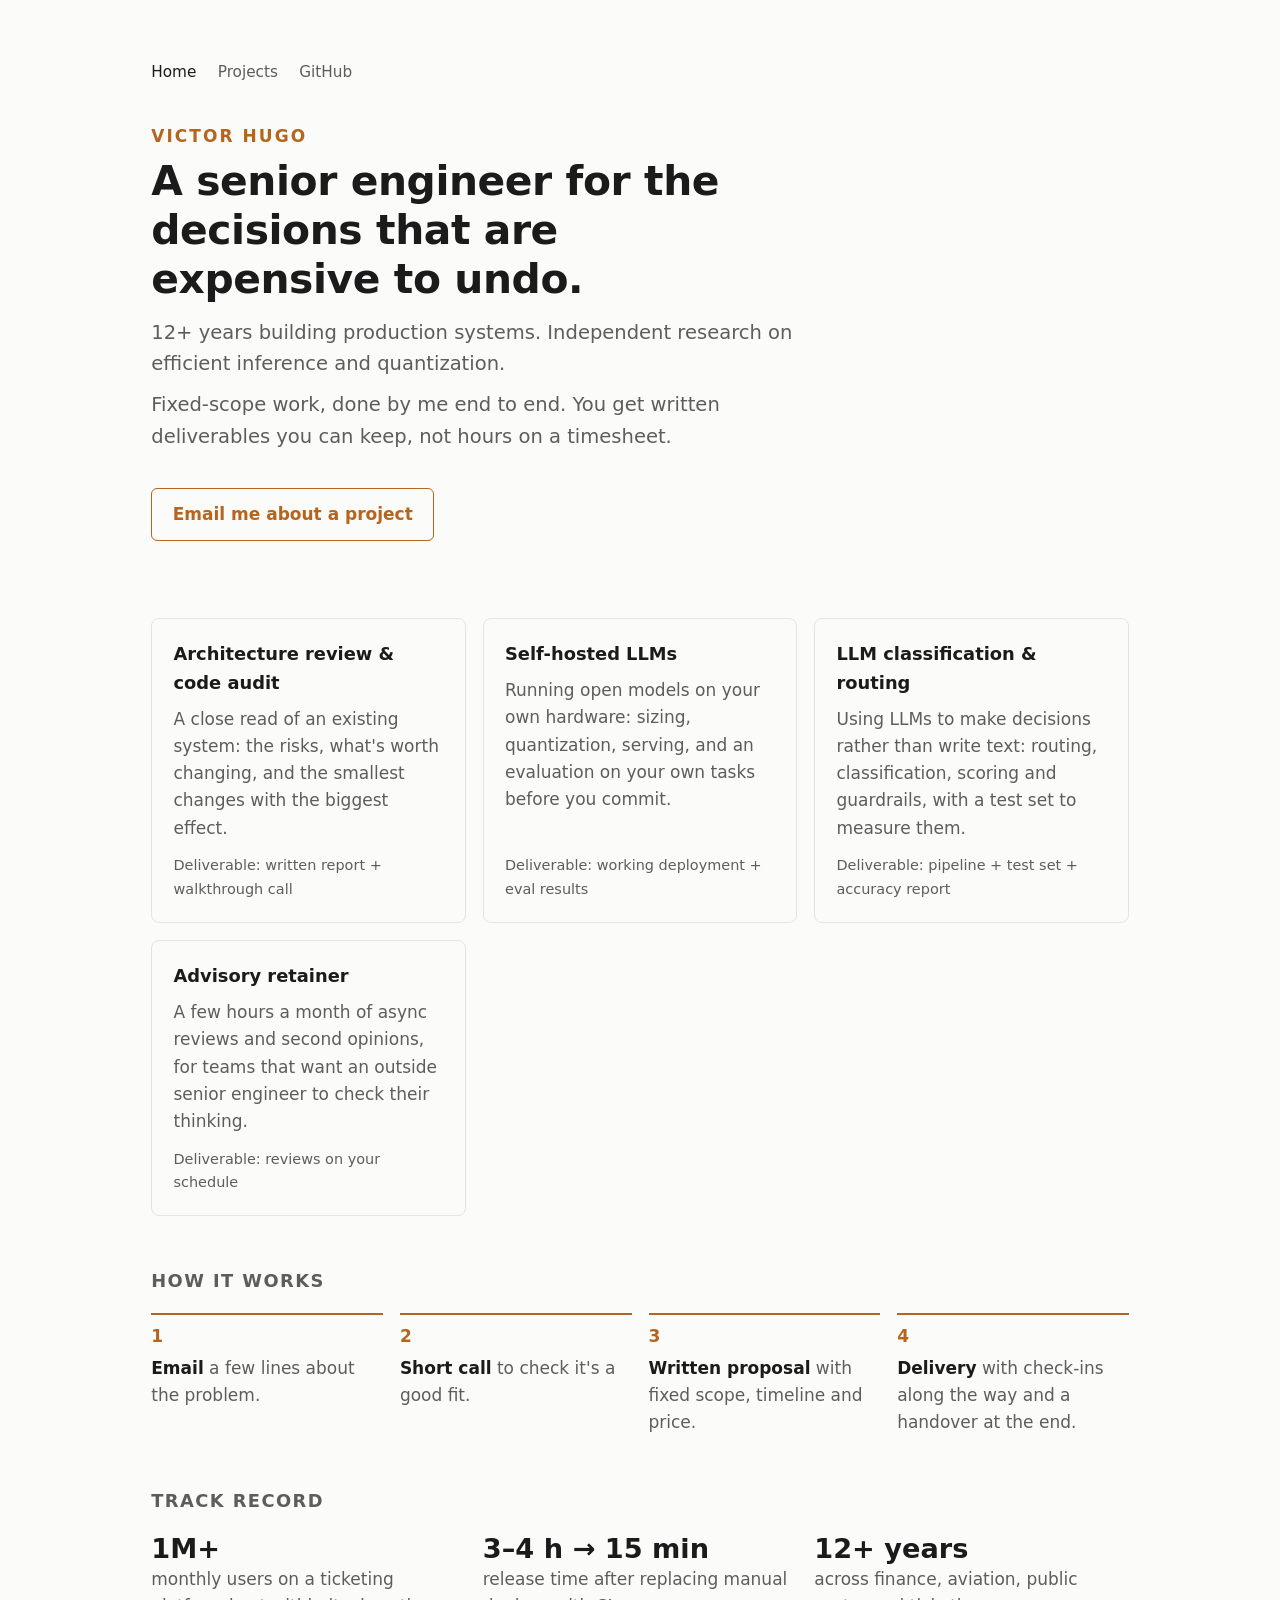
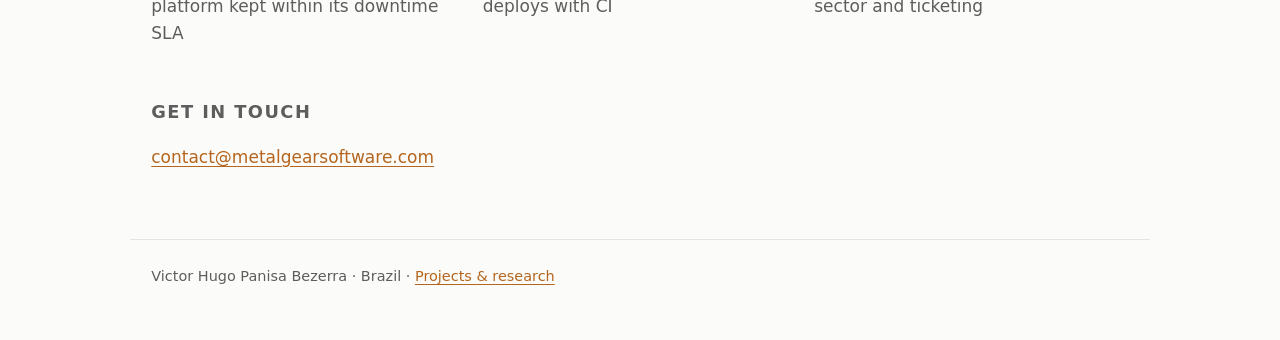
<file: index.html>
<!DOCTYPE html>
<html lang="en">
<head>
  <meta charset="utf-8">
  <meta name="viewport" content="width=device-width, initial-scale=1">
  <title>Victor Hugo — senior engineering consulting</title>
  <meta name="description" content="Architecture reviews, code audits, self-hosted LLM deployment and LLM classification pipelines. Fixed scope, done by one senior engineer.">
  <link rel="canonical" href="https://vhugo.dev/">
  <meta property="og:type" content="website">
  <meta property="og:title" content="Victor Hugo">
  <meta property="og:description" content="Software engineer, 12+ years building production systems. Independent research on efficient inference and quantization.">
  <meta property="og:url" content="https://vhugo.dev/">
  <link rel="stylesheet" href="/style.css">
</head>
<body class="consulting">
  <header class="wide">
    <nav>
      <a href="/" aria-current="page">Home</a>
      <a href="/projects/">Projects</a>
      <a href="https://github.com/wfzyx">GitHub</a>
    </nav>
    <h1><span class="h1-name">Victor Hugo</span> A senior engineer for the decisions that are expensive to undo.</h1>
    <p class="lede">12+ years building production systems. Independent research on efficient inference and quantization.</p>
    <p class="lede">Fixed-scope work, done by me end to end. You get written deliverables you can keep, not hours on a timesheet.</p>
    <p><a class="button" href="mailto:contact@metalgearsoftware.com?subject=Consulting%20inquiry">Email me about a project</a></p>
  </header>

  <main class="wide">
    <section class="cards">
      <article>
        <h3>Architecture review &amp; code audit</h3>
        <p>A close read of an existing system: the risks, what's worth changing, and the smallest changes with the biggest effect.</p>
        <p class="meta">Deliverable: written report + walkthrough call</p>
      </article>
      <article>
        <h3>Self-hosted LLMs</h3>
        <p>Running open models on your own hardware: sizing, quantization, serving, and an evaluation on your own tasks before you commit.</p>
        <p class="meta">Deliverable: working deployment + eval results</p>
      </article>
      <article>
        <h3>LLM classification &amp; routing</h3>
        <p>Using LLMs to make decisions rather than write text: routing, classification, scoring and guardrails, with a test set to measure them.</p>
        <p class="meta">Deliverable: pipeline + test set + accuracy report</p>
      </article>
      <article>
        <h3>Advisory retainer</h3>
        <p>A few hours a month of async reviews and second opinions, for teams that want an outside senior engineer to check their thinking.</p>
        <p class="meta">Deliverable: reviews on your schedule</p>
      </article>
    </section>

    <h2>How it works</h2>
    <ol class="steps">
      <li><strong>Email</strong> a few lines about the problem.</li>
      <li><strong>Short call</strong> to check it's a good fit.</li>
      <li><strong>Written proposal</strong> with fixed scope, timeline and price.</li>
      <li><strong>Delivery</strong> with check-ins along the way and a handover at the end.</li>
    </ol>

    <h2>Track record</h2>
    <ul class="facts">
      <li><strong>1M+</strong> monthly users on a ticketing platform kept within its downtime SLA</li>
      <li><strong>3–4 h → 15 min</strong> release time after replacing manual deploys with CI</li>
      <li><strong>12+ years</strong> across finance, aviation, public sector and ticketing</li>
    </ul>

    <h2>Get in touch</h2>
    <p><a href="mailto:contact@metalgearsoftware.com?subject=Consulting%20inquiry">contact@metalgearsoftware.com</a></p>
  </main>

  <footer class="wide">Victor Hugo Panisa Bezerra · Brazil · <a href="/projects/">Projects &amp; research</a></footer>
</body>
</html>
</file>
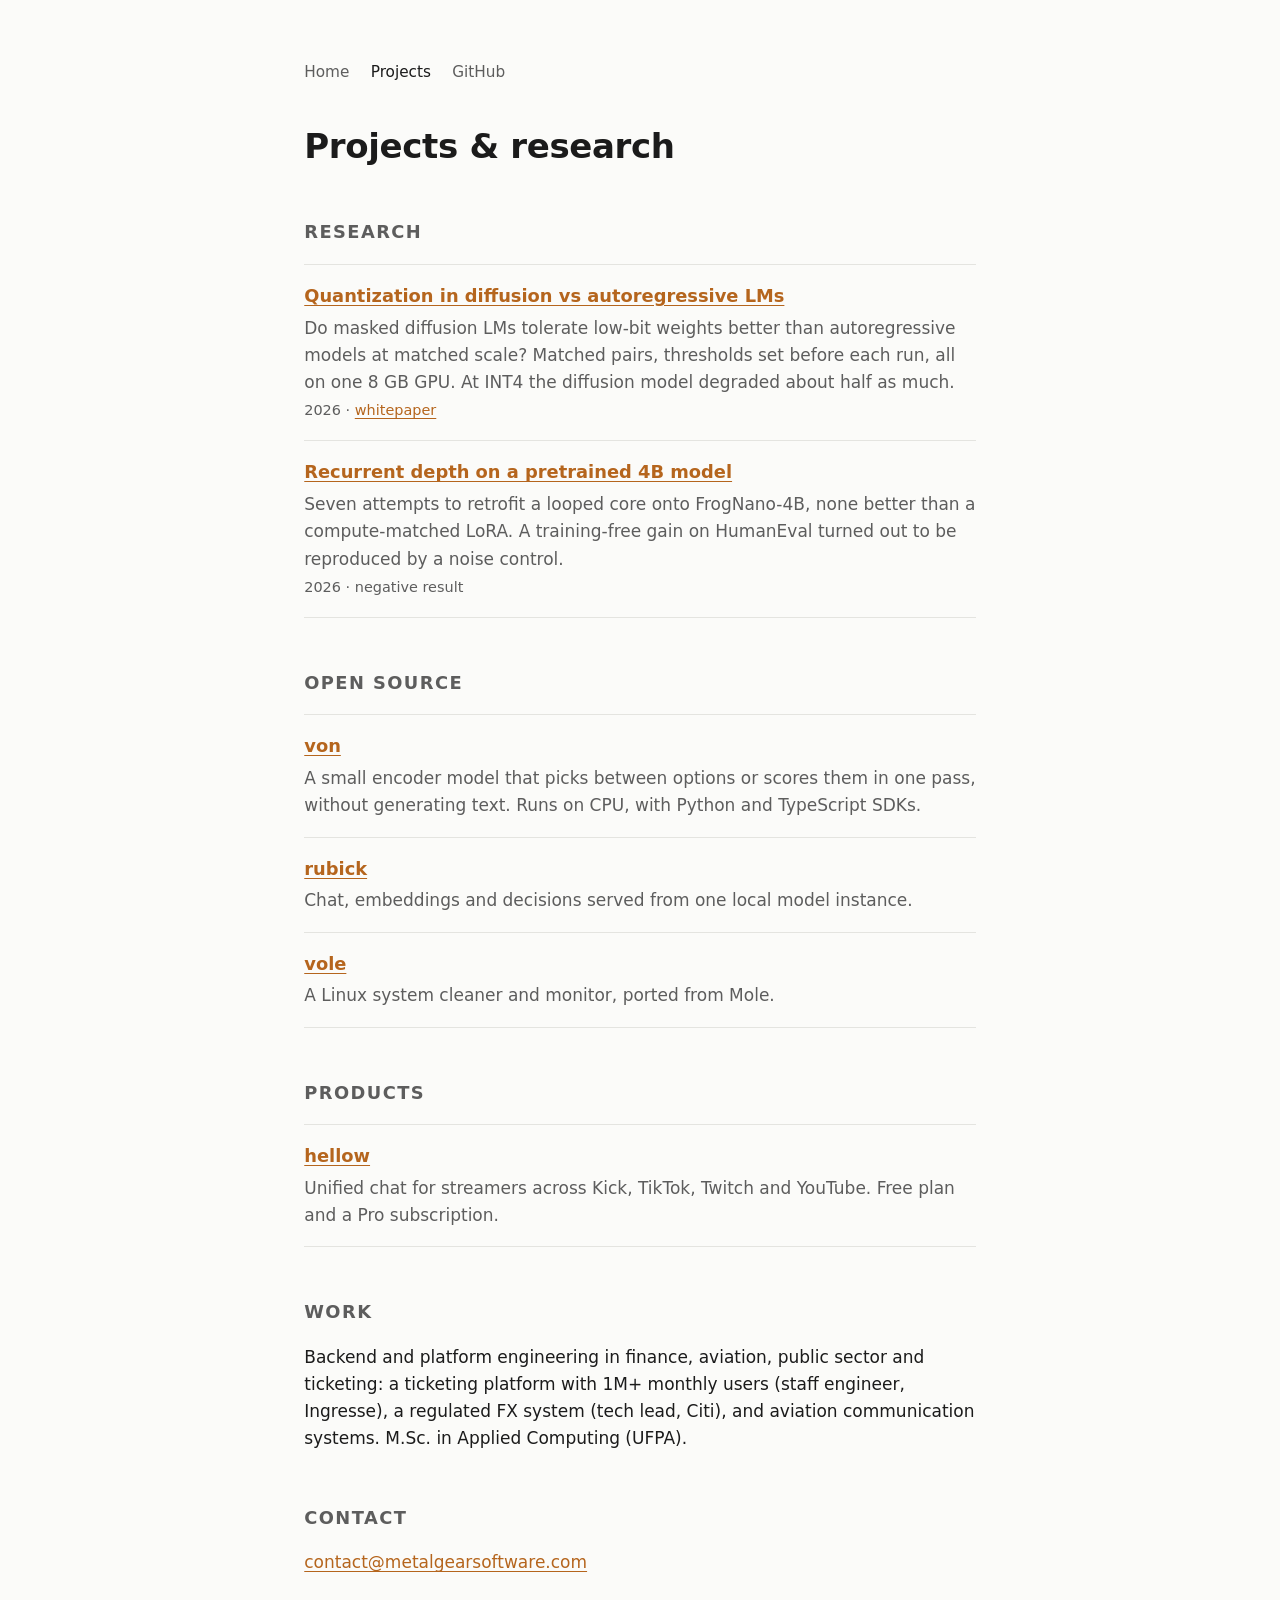
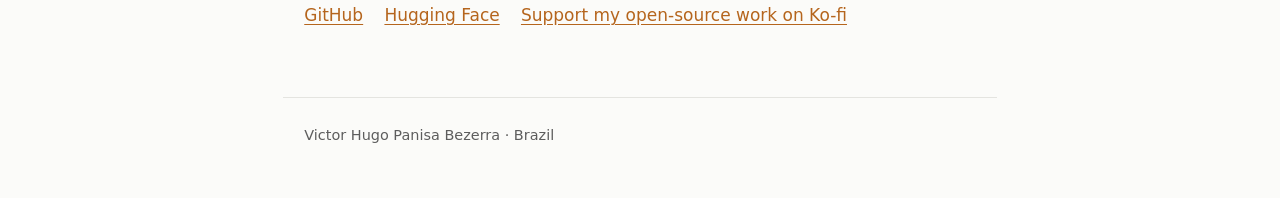
<file: projects/index.html>
<!DOCTYPE html>
<html lang="en">
<head>
  <meta charset="utf-8">
  <meta name="viewport" content="width=device-width, initial-scale=1">
  <title>Projects &amp; research — Victor Hugo</title>
  <meta name="description" content="Research notes and open-source projects by Victor Hugo: quantization, small decision models, local inference.">
  <link rel="canonical" href="https://vhugo.dev/projects/">
  <meta property="og:type" content="website">
  <meta property="og:title" content="Projects &amp; research — Victor Hugo">
  <meta property="og:description" content="Research notes and open-source projects by Victor Hugo: quantization, small decision models, local inference.">
  <meta property="og:url" content="https://vhugo.dev/projects/">
  <link rel="stylesheet" href="/style.css">
</head>
<body>
  <header>
    <nav>
      <a href="/">Home</a>
      <a href="/projects/" aria-current="page">Projects</a>
      <a href="https://github.com/wfzyx">GitHub</a>
    </nav>
    <h1>Projects &amp; research</h1>
  </header>

  <main>
    <h2>Research</h2>
    <ul class="entries">
      <li>
        <h3><a href="https://github.com/wfzyx/diffusal">Quantization in diffusion vs autoregressive LMs</a></h3>
        <p>Do masked diffusion LMs tolerate low-bit weights better than autoregressive models at matched scale? Matched pairs, thresholds set before each run, all on one 8 GB GPU. At INT4 the diffusion model degraded about half as much.</p>
        <span class="meta">2026 · <a href="https://github.com/wfzyx/diffusal/tree/main/whitepaper">whitepaper</a></span>
      </li>
      <li>
        <h3><a href="https://github.com/wfzyx/newt">Recurrent depth on a pretrained 4B model</a></h3>
        <p>Seven attempts to retrofit a looped core onto FrogNano-4B, none better than a compute-matched LoRA. A training-free gain on HumanEval turned out to be reproduced by a noise control.</p>
        <span class="meta">2026 · negative result</span>
      </li>
    </ul>

    <h2>Open source</h2>
    <ul class="entries">
      <li>
        <h3><a href="https://github.com/wfzyx/von">von</a></h3>
        <p>A small encoder model that picks between options or scores them in one pass, without generating text. Runs on CPU, with Python and TypeScript SDKs.</p>
      </li>
      <li>
        <h3><a href="https://github.com/wfzyx/rubick">rubick</a></h3>
        <p>Chat, embeddings and decisions served from one local model instance.</p>
      </li>
      <li>
        <h3><a href="https://github.com/wfzyx/vole">vole</a></h3>
        <p>A Linux system cleaner and monitor, ported from Mole.</p>
      </li>
    </ul>

    <h2>Products</h2>
    <ul class="entries">
      <li>
        <h3><a href="https://hellow.chat">hellow</a></h3>
        <p>Unified chat for streamers across Kick, TikTok, Twitch and YouTube. Free plan and a Pro subscription.</p>
      </li>
    </ul>

    <h2>Work</h2>
    <p>Backend and platform engineering in finance, aviation, public sector and ticketing: a ticketing platform with 1M+ monthly users (staff engineer, Ingresse), a regulated FX system (tech lead, Citi), and aviation communication systems. M.Sc. in Applied Computing (UFPA).</p>

    <h2>Contact</h2>
    <p><a href="mailto:contact@metalgearsoftware.com">contact@metalgearsoftware.com</a></p>
    <div class="links">
      <a href="https://github.com/wfzyx">GitHub</a>
      <a href="https://huggingface.co/wfzyx">Hugging Face</a>
      <a href="https://ko-fi.com/wfzyx">Support my open-source work on Ko-fi</a>
    </div>
  </main>

  <footer>Victor Hugo Panisa Bezerra · Brazil</footer>
</body>
</html>
</file>
<file: style.css>
:root {
  --bg: #fbfbf9;
  --fg: #1b1b1b;
  --muted: #5d5d5d;
  --rule: #e4e4e0;
  --accent: #b5651d;
  color-scheme: light dark;
}

@media (prefers-color-scheme: dark) {
  :root {
    --bg: #111214;
    --fg: #e8e8e6;
    --muted: #a0a0a0;
    --rule: #2a2b2e;
    --accent: #f0a847;
  }
}

* { box-sizing: border-box; }

html { font-size: 17px; }

body {
  margin: 0;
  background: var(--bg);
  color: var(--fg);
  font-family: Inter, "Noto Sans", system-ui, -apple-system, "Segoe UI", sans-serif;
  line-height: 1.6;
}

main, header, footer {
  max-width: 42rem;
  margin: 0 auto;
  padding: 0 1.25rem;
}

header { padding-top: 3.5rem; }

nav {
  display: flex;
  gap: 1.25rem;
  font-size: 0.9rem;
  margin-bottom: 2.5rem;
}

nav a { color: var(--muted); text-decoration: none; }
nav a:hover, nav a[aria-current="page"] { color: var(--fg); }

h1 { font-size: 2rem; line-height: 1.2; margin: 0 0 0.75rem; letter-spacing: -0.01em; }
h2 { font-size: 1.05rem; text-transform: uppercase; letter-spacing: 0.08em; color: var(--muted); margin: 3rem 0 1rem; font-weight: 600; }
h3 { font-size: 1.05rem; margin: 0 0 0.25rem; }

p { margin: 0 0 1rem; }
.lede { font-size: 1.15rem; color: var(--muted); }

a { color: var(--accent); text-underline-offset: 0.18em; }

ul.entries { list-style: none; padding: 0; margin: 0; }
ul.entries li { padding: 1rem 0; border-top: 1px solid var(--rule); }
ul.entries li:last-child { border-bottom: 1px solid var(--rule); }
ul.entries p { margin: 0; color: var(--muted); }
.meta { font-size: 0.85rem; color: var(--muted); }

.links { display: flex; flex-wrap: wrap; gap: 0.5rem 1.25rem; margin-top: 1.5rem; }

footer {
  margin-top: 4rem;
  padding-top: 1.5rem;
  padding-bottom: 3rem;
  border-top: 1px solid var(--rule);
  font-size: 0.85rem;
  color: var(--muted);
}

/* ---------- Consulting page: wider, card-based layout ---------- */
.consulting .wide { max-width: 60rem; }

.consulting header { padding-top: 3.5rem; padding-bottom: 1rem; }
.consulting h1 { font-size: 2.4rem; max-width: 34rem; }
.eyebrow {
  font-size: 0.8rem;
  text-transform: uppercase;
  letter-spacing: 0.12em;
  color: var(--accent);
  margin-bottom: 0.5rem;
}

.button {
  display: inline-block;
  margin-top: 0.75rem;
  padding: 0.7rem 1.2rem;
  border: 1px solid var(--accent);
  border-radius: 6px;
  text-decoration: none;
  font-weight: 600;
}
.button:hover { background: var(--accent); color: var(--bg); }

.cards {
  display: grid;
  grid-template-columns: repeat(auto-fit, minmax(15rem, 1fr));
  gap: 1rem;
  margin-top: 2.5rem;
}
.cards article {
  border: 1px solid var(--rule);
  border-radius: 8px;
  padding: 1.25rem;
  display: flex;
  flex-direction: column;
}
.cards h3 { margin-bottom: 0.5rem; }
.cards p { color: var(--muted); margin-bottom: 0.75rem; }
.cards .meta { margin-top: auto; margin-bottom: 0; }

.steps { counter-reset: step; list-style: none; padding: 0; margin: 0; display: grid; grid-template-columns: repeat(auto-fit, minmax(12rem, 1fr)); gap: 1rem; }
.steps li { counter-increment: step; padding-top: 0.5rem; border-top: 2px solid var(--accent); color: var(--muted); }
.steps li::before { content: counter(step); display: block; font-weight: 700; color: var(--accent); margin-bottom: 0.25rem; }
.steps strong { color: var(--fg); }

.facts { list-style: none; padding: 0; margin: 0; display: grid; grid-template-columns: repeat(auto-fit, minmax(14rem, 1fr)); gap: 1rem; }
.facts li { color: var(--muted); }
.facts strong { display: block; font-size: 1.6rem; color: var(--fg); line-height: 1.2; }


.h1-name {
  display: block;
  font-size: 1rem;
  font-weight: 600;
  letter-spacing: 0.12em;
  text-transform: uppercase;
  color: var(--accent);
  margin-bottom: 0.6rem;
}
.consulting .lede { max-width: 40rem; margin-bottom: 0.6rem; }
.consulting .lede + p:not(.lede) { margin-top: 1.4rem; }
</file>
